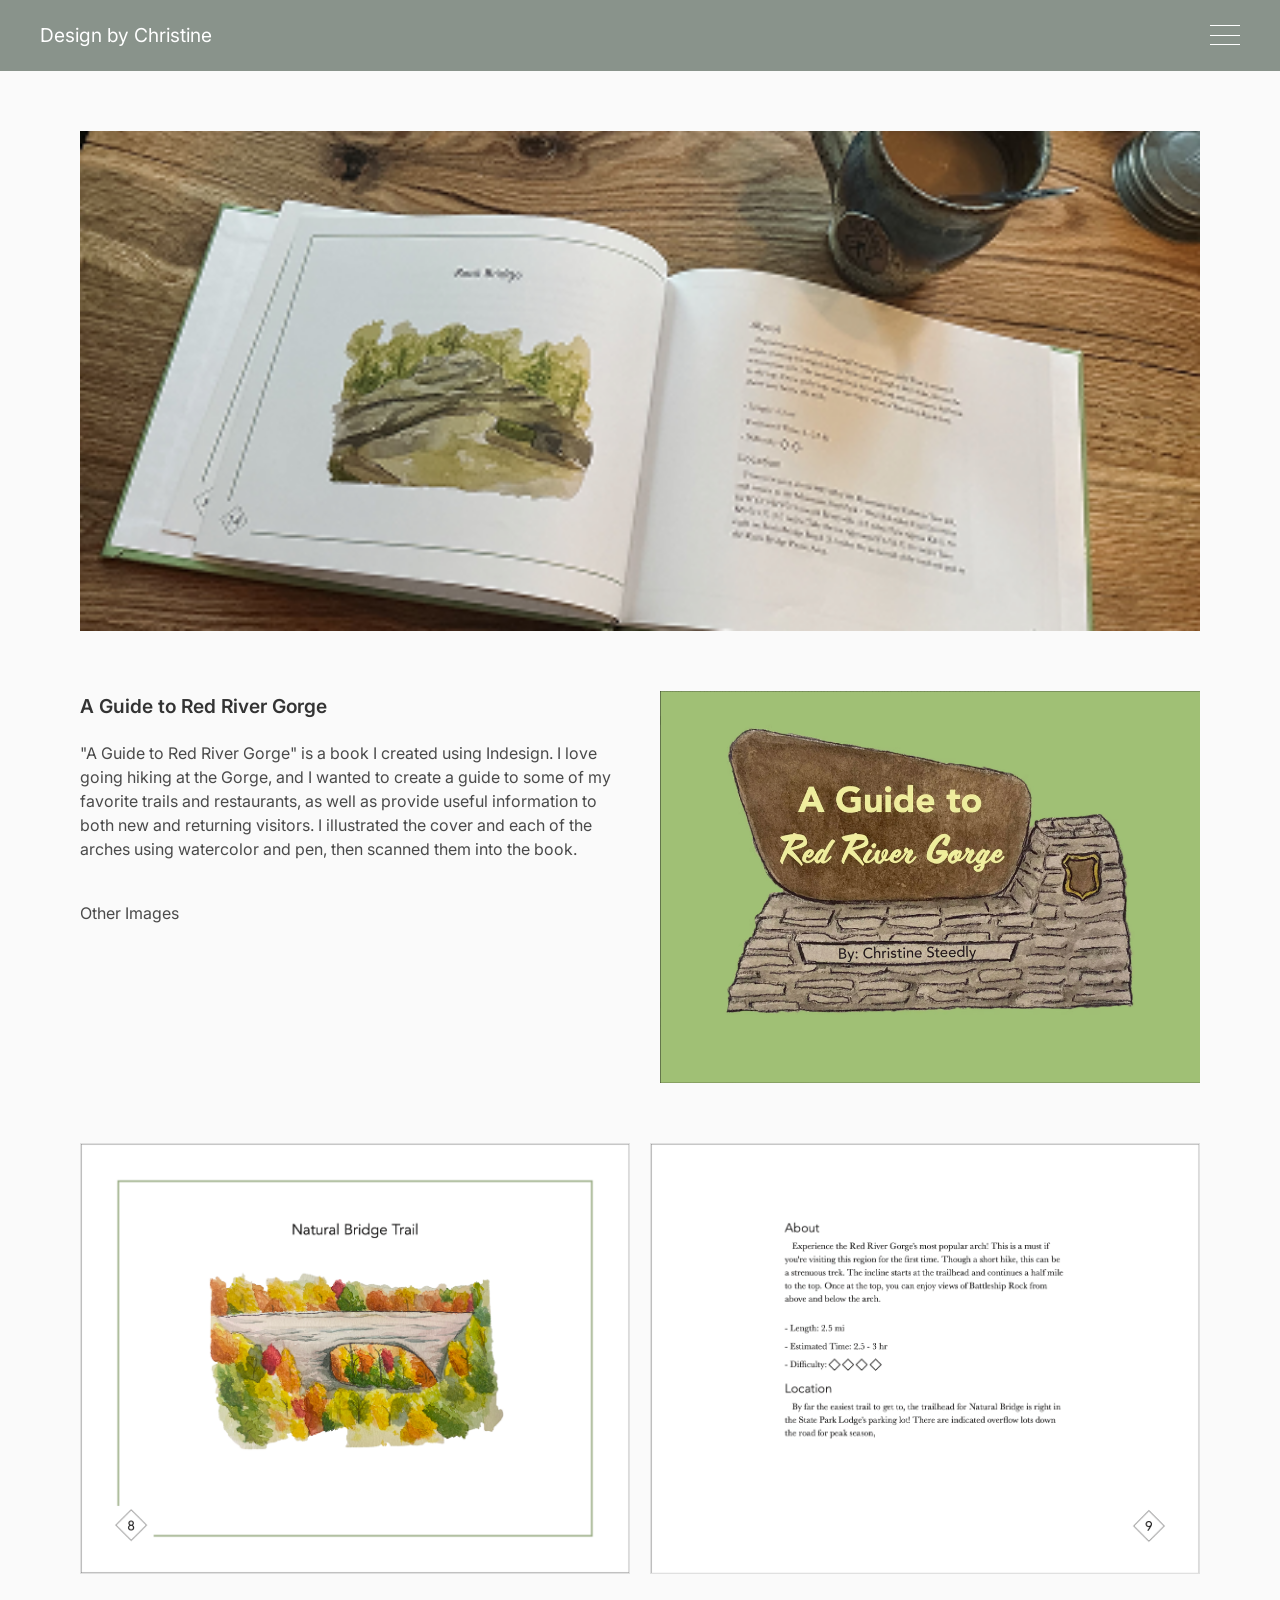
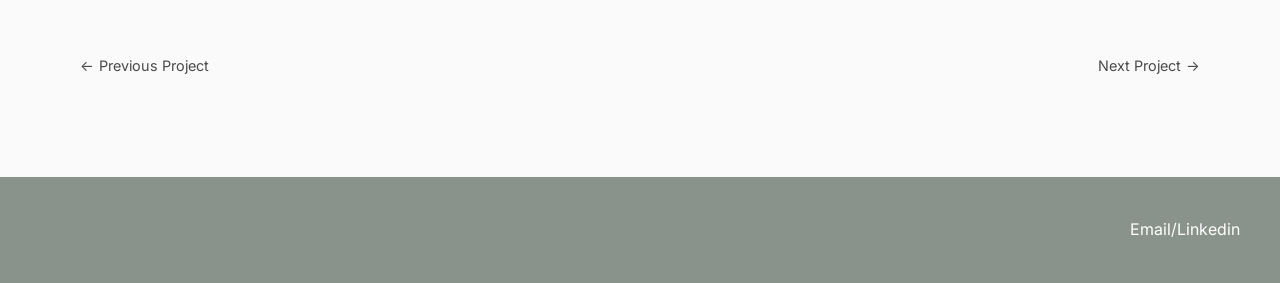
<file: book.html>
<!DOCTYPE html>
<html lang="en">
<head>
    <meta charset="UTF-8">
    <meta name="viewport" content="width=device-width, initial-scale=1.0">
    <title>A Guide to Red River Gorge - Project</title>
    <meta name="description" content="A Guide to Red River Gorge Project by Christine Steedly">
    <link rel="stylesheet" href="style.css">
</head>
<body>

    <header>
        <div class="logo">Design by Christine</div>
        <div class="menu-icon">
            <span></span>
            <span></span>
            <span></span>
        </div>
    </header>

    <div class="container">
        
        <div class="book-hero">
            <img src="images/book_frame/book_hero.png" alt="Hero Mockup of Red River Gorge Book">
        </div>

        <div class="book-details">
            <div class="book-info">
                <h1>A Guide to Red River Gorge</h1>
                <p>"A Guide to Red River Gorge" is a book I created using Indesign. I love going hiking at the Gorge, and I wanted to create a guide to some of my favorite trails and restaurants, as well as provide useful information to both new and returning visitors. I illustrated the cover and each of the arches using watercolor and pen, then scanned them into the book.</p>
                
                <div class="other-images">
                    <h3>Other Images</h3>
                </div>
            </div>
            <div class="main-image">
                <img src="images/book_frame/book_1.png" alt="Book Cover - A Guide to Red River Gorge">
            </div>
        </div>

        <div class="other-grid">
            <img src="images/book_frame/book_2.png" alt="Book Page - Natural Bridge Trail">
            <img src="images/book_frame/book_3.png" alt="Book Page - About text">
        </div>

        <div class="book-nav">
            <a href="index.html"><span>&#8592;</span> Previous Project</a>
            <a href="#">Next Project <span>&#8594;</span></a>
        </div>

    </div>

    <footer class="landing-footer">
        <p>Email/Linkedin</p>
    </footer>

</body>
</html>
</file>
<file: style.css>
/* Global Styles */
@import url('https://fonts.googleapis.com/css2?family=Inter:wght@300;400;500;600&family=Playfair+Display:wght@400;500;600&display=swap');

:root {
    --primary-color: #333333;
    --text-color: #4A4A4A;
    --background-color: #FAFAFA;
    --header-bg: #89938B; /* Sage green color from layout */
    --font-sans: 'Inter', sans-serif;
    --font-serif: 'Playfair Display', serif;
}

* {
    box-sizing: border-box;
    margin: 0;
    padding: 0;
}

body {
    font-family: var(--font-sans);
    color: var(--text-color);
    background-color: var(--background-color);
    line-height: 1.6;
}

a {
    text-decoration: none;
    color: inherit;
}

/* Header */
header {
    background-color: var(--header-bg);
    color: white;
    padding: 20px 40px;
    display: flex;
    justify-content: space-between;
    align-items: center;
}

.logo {
    font-size: 1.2rem;
    font-weight: 400;
}

.menu-icon {
    width: 30px;
    height: 20px;
    display: flex;
    flex-direction: column;
    justify-content: space-between;
    cursor: pointer;
}

.menu-icon span {
    display: block;
    height: 1px;
    background-color: white;
    width: 100%;
}

/* Main Container */
.container {
    max-width: 1200px;
    margin: 0 auto;
    padding: 60px 40px;
}

/* Profile Section */
.profile {
    margin-bottom: 60px;
}

.profile h1 {
    font-family: var(--font-serif);
    font-size: 3.5rem;
    color: var(--primary-color);
    margin-bottom: 5px;
    font-weight: 500;
}

.profile p {
    font-size: 1.2rem;
    color: var(--primary-color);
    font-weight: 400;
}

/* Sections */
.section {
    margin-bottom: 80px;
}

.section h2 {
    font-size: 1.5rem;
    font-weight: 400;
    color: var(--primary-color);
    margin-bottom: 20px;
}

/* Grids */
.grid {
    display: grid;
    gap: 20px;
}

.grid-3-col {
    grid-template-columns: repeat(3, 1fr);
}

.grid-2-col {
    grid-template-columns: repeat(2, 1fr);
}

.grid img {
    width: 100%;
    height: auto;
    object-fit: cover;
    display: block;
    cursor: pointer;
    transition: opacity 0.3s ease;
}

.grid img:hover {
    opacity: 0.85;
}

/* Specific aspect ratios to match layout */
.graphic-grid {
    display: grid;
    grid-template-columns: repeat(3, 1fr);
    gap: 20px;
}

.ui-grid {
    display: grid;
    grid-template-columns: repeat(3, 1fr);
    gap: 20px;
}

.graphic-grid a, .ui-grid a {
    display: block;
    height: 100%;
}

.graphic-grid img, .ui-grid img {
    width: 100%;
    height: 100%;
    object-fit: cover;
    display: block;
    aspect-ratio: 395 / 267;
    cursor: pointer;
    transition: opacity 0.3s ease;
}

.graphic-grid img:hover, .ui-grid img:hover {
    opacity: 0.85;
}

/* Digital Photography link */
.digital-photography {
    margin-top: 40px;
    font-size: 1rem;
    display: flex;
    align-items: center;
}

.digital-photography a {
    display: flex;
    align-items: center;
    gap: 10px;
    color: var(--primary-color);
}

/* Footer layout for landing */
.landing-footer {
    background-color: var(--header-bg);
    padding: 40px;
    text-align: right;
    color: white;
}

/* Book Frame Specific */
.book-hero {
    margin-bottom: 60px;
}

.book-hero img {
    width: 100%;
    max-height: 500px;
    object-fit: cover;
    display: block;
}

.book-details {
    display: grid;
    grid-template-columns: 1fr 1fr;
    gap: 40px;
    margin-bottom: 60px;
}

.book-info h1 {
    font-family: var(--font-sans);
    font-size: 1.2rem;
    font-weight: 600;
    color: var(--primary-color);
    margin-bottom: 20px;
}

.book-info p {
    font-size: 1rem;
    line-height: 1.5;
    margin-bottom: 15px;
}

.main-image img {
    width: 100%;
    height: auto;
    display: block;
}

.other-images h3 {
    font-family: var(--font-sans);
    font-size: 1rem;
    font-weight: 400;
    margin-bottom: 20px;
    margin-top: 40px;
    color: var(--text-color);
}

.other-grid {
    display: grid;
    grid-template-columns: 1fr 1fr;
    gap: 20px;
}

.other-grid img {
    width: 100%;
    border: 1px solid #E0E0E0;
    height: auto;
}

/* Book Footer */
.book-nav {
    display: flex;
    justify-content: space-between;
    padding-bottom: 40px;
    margin-top: 80px;
    font-size: 0.9rem;
    color: var(--text-color);
}

.book-nav a {
    display: flex;
    align-items: center;
    gap: 5px;
}
</file>
